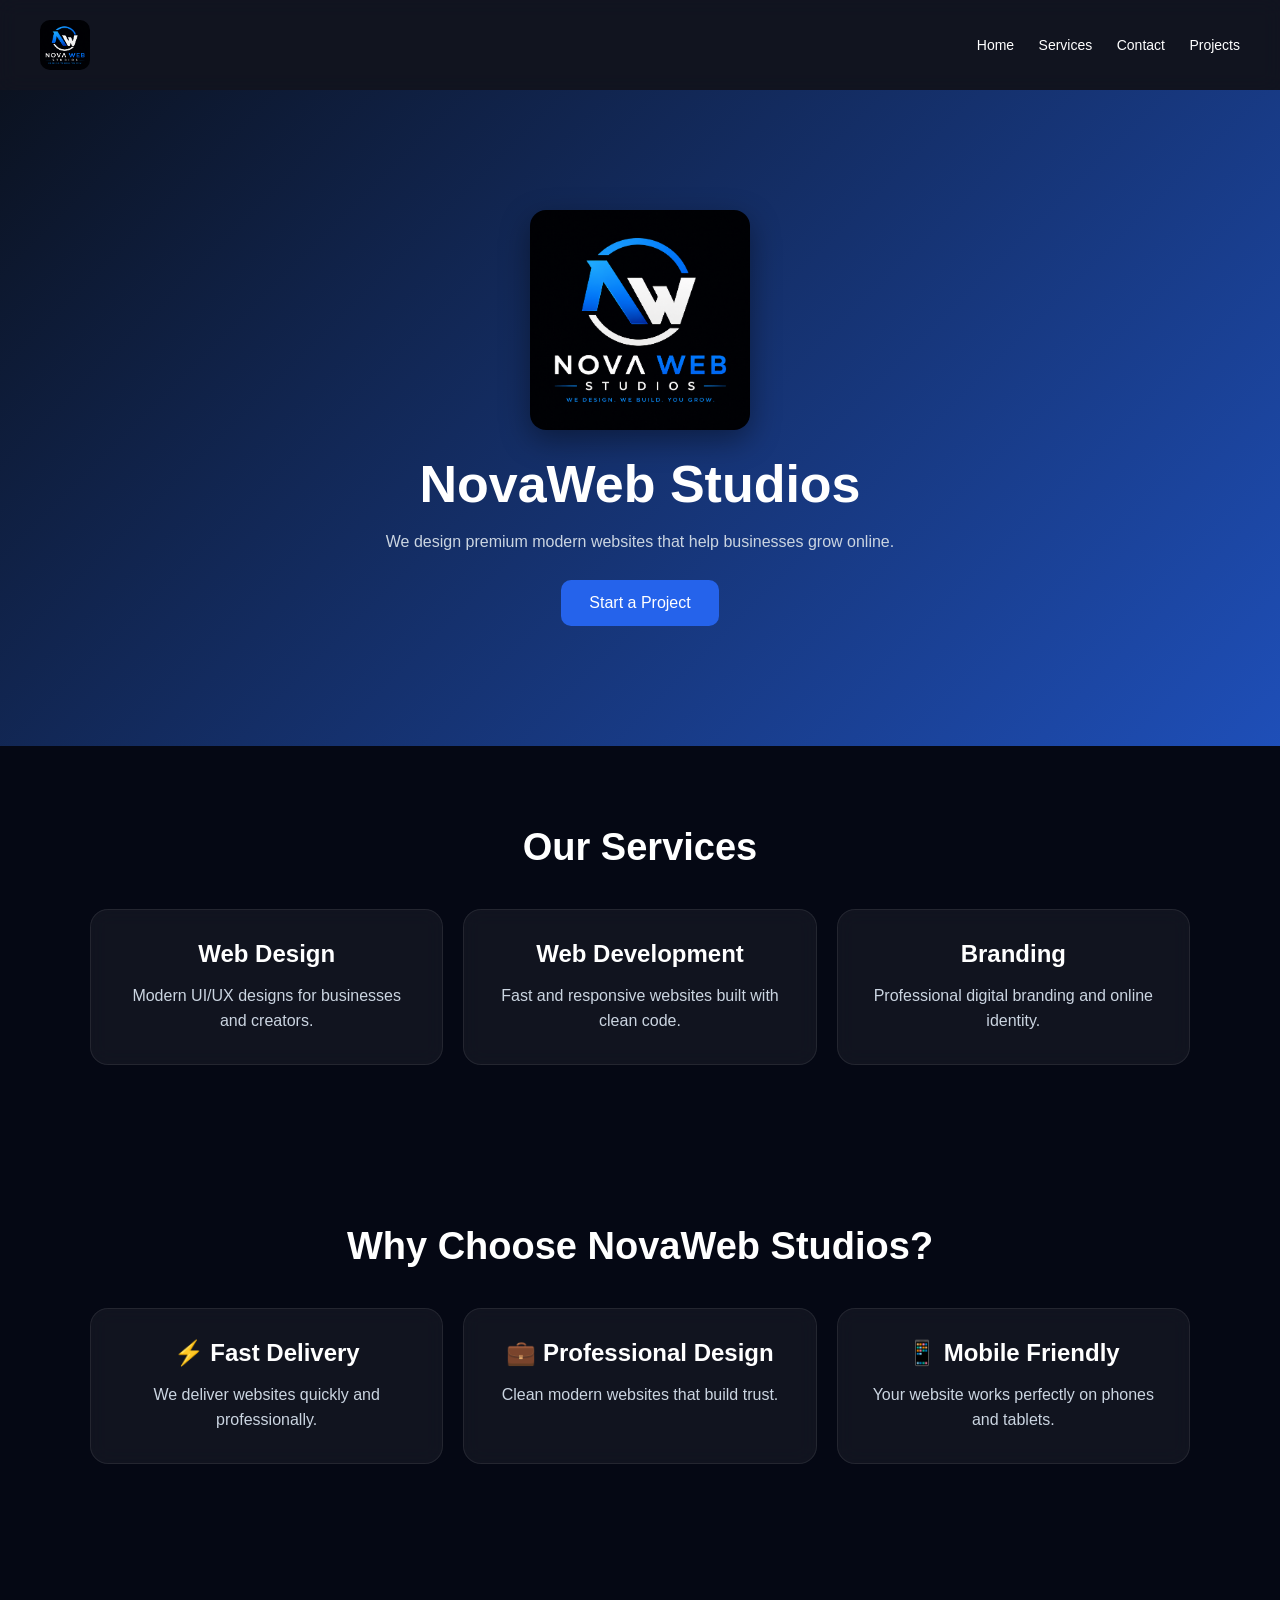
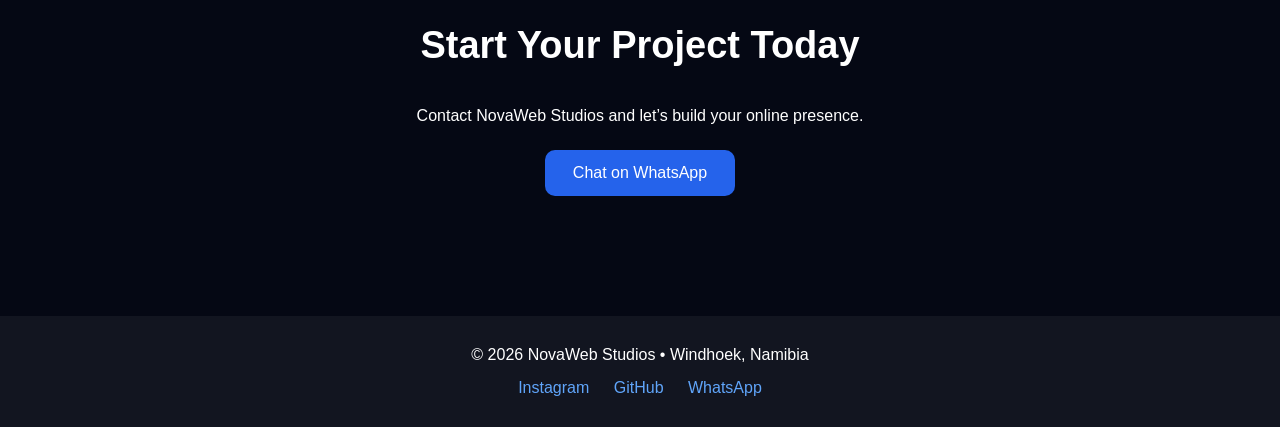
<file: index.html>
<!DOCTYPE html>
<html lang="en">
<head>
  <meta charset="UTF-8">
  <meta name="viewport" content="width=device-width, initial-scale=1.0">
  <title>NovaWeb Studios</title>

  <style>

    *{
      margin:0;
      padding:0;
      box-sizing:border-box;
      font-family:Arial,sans-serif;
    }

    body{
      background:#050814;
      color:white;
    }

    /* NAVBAR */
    nav{
      display:flex;
      justify-content:space-between;
      align-items:center;
      padding:20px 40px;
      background:rgba(255,255,255,0.05);
      position:sticky;
      top:0;
      z-index:1000;
      backdrop-filter:blur(10px);
    }

    nav img{
      width:50px;
      border-radius:10px;
    }

    nav a{
      color:white;
      text-decoration:none;
      margin-left:20px;
      font-size:14px;
    }

    nav a:hover{
      color:#3b82f6;
    }

    /* HERO */
    .hero{
      text-align:center;
      padding:120px 20px;
      background:linear-gradient(-45deg,#0b1220,#1d4ed8,#2563eb,#0b1220);
      background-size:400% 400%;
      animation:gradientBG 12s ease infinite;
    }

    @keyframes gradientBG{
      0%{
        background-position:0% 50%;
      }

      50%{
        background-position:100% 50%;
      }

      100%{
        background-position:0% 50%;
      }
    }

    /* LOGO */
    .hero img{
      width:220px;
      margin-bottom:20px;
      border-radius:16px;
      box-shadow:0 10px 30px rgba(0,0,0,0.4);
      animation:fadeIn 2s ease;
    }

    @keyframes fadeIn{
      from{
        opacity:0;
        transform:translateY(-20px);
      }

      to{
        opacity:1;
        transform:translateY(0);
      }
    }

    .hero h1{
      font-size:52px;
      margin-bottom:15px;
    }

    .hero p{
      max-width:700px;
      margin:auto;
      color:#cbd5e1;
      line-height:1.6;
    }

    /* BUTTON */
    .btn{
      display:inline-block;
      margin-top:25px;
      padding:14px 28px;
      background:#2563eb;
      color:white;
      text-decoration:none;
      border-radius:10px;
      transition:0.3s;
    }

    .btn:hover{
      background:#1d4ed8;
      transform:scale(1.05);
    }

    /* SECTIONS */
    section{
      padding:80px 20px;
      text-align:center;
    }

    h2{
      font-size:38px;
      margin-bottom:40px;
    }

    /* GRID */
    .grid{
      display:grid;
      grid-template-columns:repeat(auto-fit,minmax(250px,1fr));
      gap:20px;
      max-width:1100px;
      margin:auto;
    }

    /* CARDS */
    .card{
      background:rgba(255,255,255,0.05);
      border:1px solid rgba(255,255,255,0.08);
      padding:30px;
      border-radius:18px;
      transition:0.4s;
      backdrop-filter:blur(10px);
    }

    .card:hover{
      transform:translateY(-10px);
      border-color:#3b82f6;
    }

    .card h3{
      margin-bottom:15px;
      font-size:24px;
    }

    .card p{
      color:#cbd5e1;
      line-height:1.6;
    }

    /* CONTACT */
    .contact{
      max-width:700px;
      margin:auto;
    }

    /* FOOTER */
    footer{
      text-align:center;
      padding:30px;
      background:rgba(255,255,255,0.05);
      margin-top:40px;
    }

    .socials{
      margin-top:15px;
    }

    .socials a{
      color:#60a5fa;
      margin:0 10px;
      text-decoration:none;
    }

    .socials a:hover{
      color:white;
    }

  </style>
</head>

<body>

  <!-- NAVBAR -->
  <nav>

    <img src="logo.png" alt="NovaWeb Studios Logo">

    <div>
      <a href="#">Home</a>
      <a href="#services">Services</a>
      <a href="#contact">Contact</a>
      <a href="projects.html">Projects</a>
    </div>

  </nav>

  <!-- HERO -->
  <div class="hero">

    <img src="logo.png" alt="NovaWeb Studios Logo">

    <h1>NovaWeb Studios</h1>

    <p>
      We design premium modern websites that help businesses grow online.
    </p>

    <a href="#contact" class="btn">
      Start a Project
    </a>

  </div>

  <!-- SERVICES -->
  <section id="services">

    <h2>Our Services</h2>

    <div class="grid">

      <div class="card">
        <h3>Web Design</h3>
        <p>
          Modern UI/UX designs for businesses and creators.
        </p>
      </div>

      <div class="card">
        <h3>Web Development</h3>
        <p>
          Fast and responsive websites built with clean code.
        </p>
      </div>

      <div class="card">
        <h3>Branding</h3>
        <p>
          Professional digital branding and online identity.
        </p>
      </div>

    </div>

  </section>

  <!-- WHY CHOOSE US -->
  <section>

    <h2>Why Choose NovaWeb Studios?</h2>

    <div class="grid">

      <div class="card">
        <h3>⚡ Fast Delivery</h3>
        <p>
          We deliver websites quickly and professionally.
        </p>
      </div>

      <div class="card">
        <h3>💼 Professional Design</h3>
        <p>
          Clean modern websites that build trust.
        </p>
      </div>

      <div class="card">
        <h3>📱 Mobile Friendly</h3>
        <p>
          Your website works perfectly on phones and tablets.
        </p>
      </div>

    </div>

  </section>

  <!-- CONTACT -->
  <section id="contact">

    <h2>Start Your Project Today</h2>

    <div class="contact">

      <p>
        Contact NovaWeb Studios and let’s build your online presence.
      </p>

      <a href="https://wa.me/2640836778920" class="btn">
        Chat on WhatsApp
      </a>

    </div>

  </section>

  <!-- FOOTER -->
  <footer>

    <p>
      © 2026 NovaWeb Studios • Windhoek, Namibia
    </p>

    <div class="socials">

      <a href="#">Instagram</a>
      <a href="#">GitHub</a>
      <a href="#">WhatsApp</a>

    </div>

  </footer>

</body>
        </html>
</file>
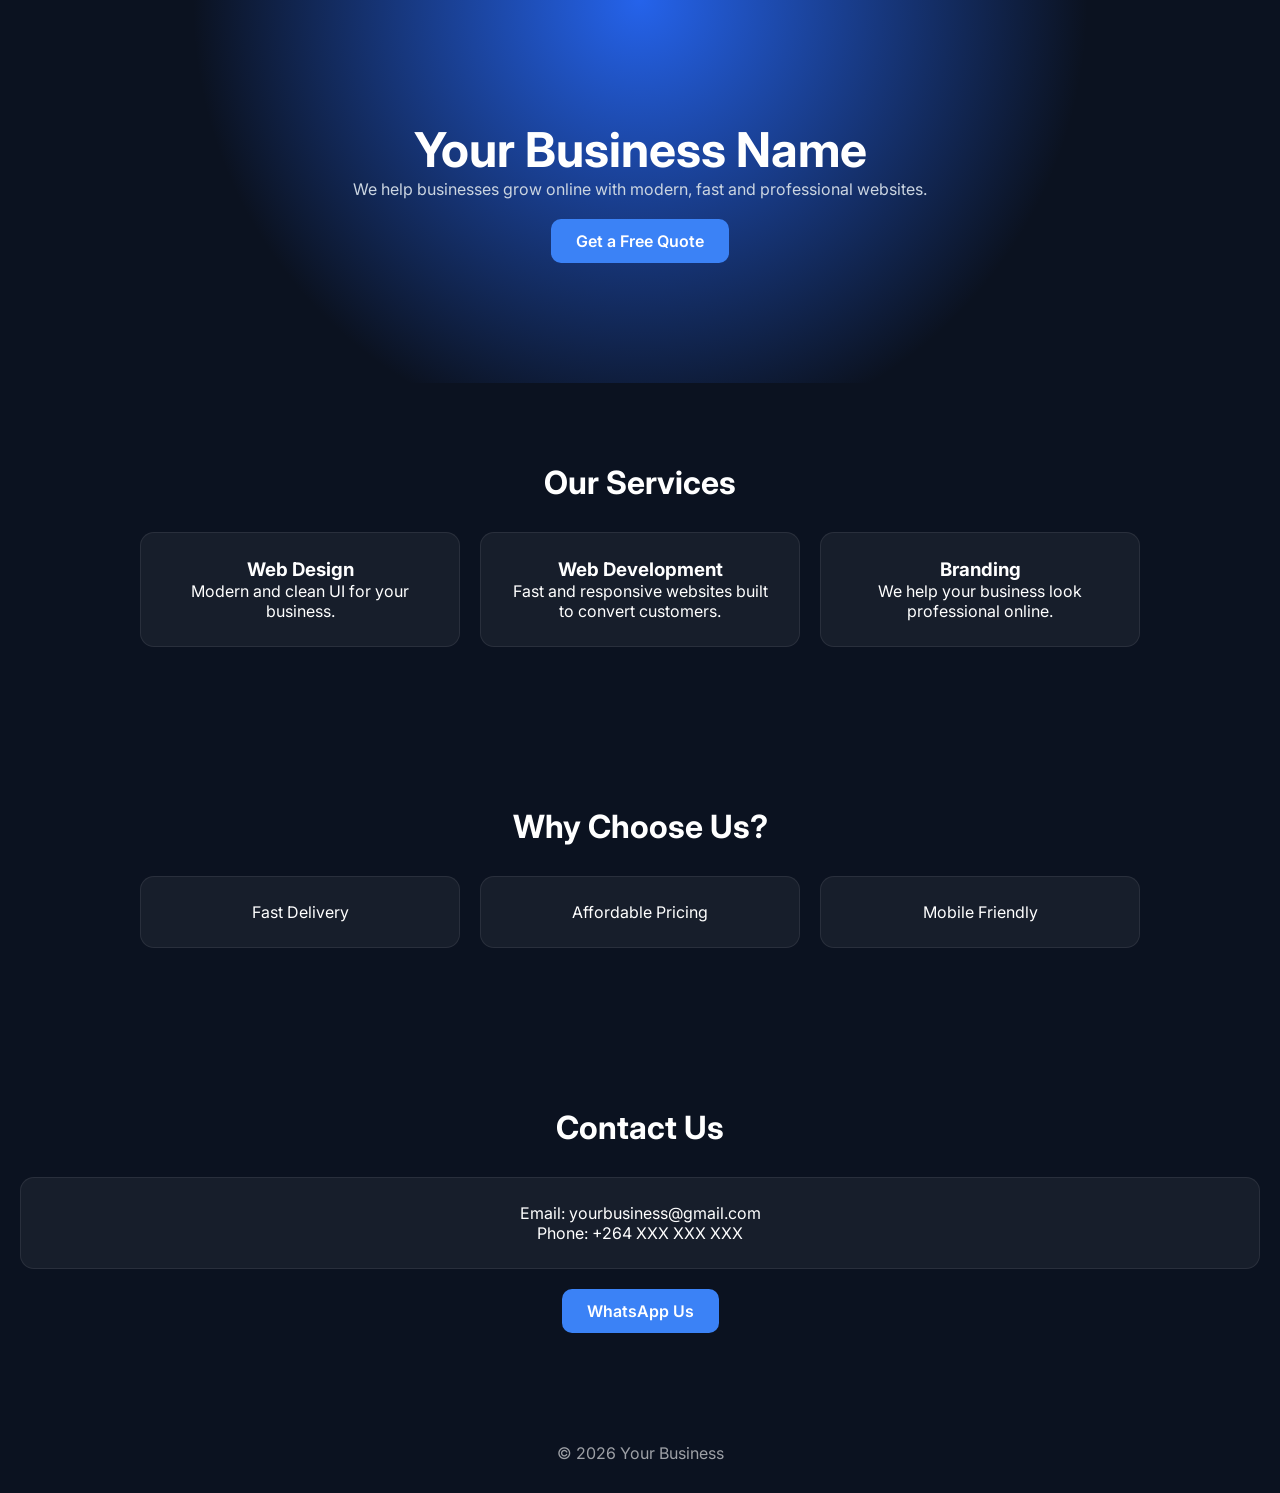
<file: business-template.html>
<!DOCTYPE html>
<html lang="en">
<head>
  <meta charset="UTF-8">
  <meta name="viewport" content="width=device-width, initial-scale=1.0">
  <title>Business Website Template</title>

  <link href="https://fonts.googleapis.com/css2?family=Inter:wght@300;400;600;700&display=swap" rel="stylesheet">

  <style>
    * {
      margin: 0;
      padding: 0;
      box-sizing: border-box;
      font-family: 'Inter', sans-serif;
    }

    body {
      background: #0b1220;
      color: white;
    }

    /* HERO */
    .hero {
      text-align: center;
      padding: 120px 20px;
      background: radial-gradient(circle at top, #2563eb, transparent 60%);
    }

    .hero h1 {
      font-size: 48px;
    }

    .hero p {
      margin-top: 15px;
      color: #cbd5e1;
      max-width: 600px;
      margin: auto;
    }

    .btn {
      display: inline-block;
      margin-top: 20px;
      padding: 12px 25px;
      background: #3b82f6;
      color: white;
      text-decoration: none;
      border-radius: 10px;
      font-weight: 600;
    }

    /* SECTIONS */
    section {
      padding: 80px 20px;
      text-align: center;
    }

    h2 {
      margin-bottom: 30px;
      font-size: 32px;
    }

    .grid {
      display: grid;
      grid-template-columns: repeat(auto-fit, minmax(250px, 1fr));
      gap: 20px;
      max-width: 1000px;
      margin: auto;
    }

    .card {
      background: rgba(255,255,255,0.05);
      padding: 25px;
      border-radius: 14px;
      border: 1px solid rgba(255,255,255,0.08);
    }

    footer {
      text-align: center;
      padding: 30px;
      opacity: 0.6;
    }
  </style>
</head>

<body>

<!-- HERO -->
<div class="hero">
  <h1>Your Business Name</h1>
  <p>We help businesses grow online with modern, fast and professional websites.</p>
  <a class="btn" href="#contact">Get a Free Quote</a>
</div>

<!-- SERVICES -->
<section>
  <h2>Our Services</h2>

  <div class="grid">
    <div class="card">
      <h3>Web Design</h3>
      <p>Modern and clean UI for your business.</p>
    </div>

    <div class="card">
      <h3>Web Development</h3>
      <p>Fast and responsive websites built to convert customers.</p>
    </div>

    <div class="card">
      <h3>Branding</h3>
      <p>We help your business look professional online.</p>
    </div>
  </div>
</section>

<!-- WHY US -->
<section>
  <h2>Why Choose Us?</h2>

  <div class="grid">
    <div class="card">Fast Delivery</div>
    <div class="card">Affordable Pricing</div>
    <div class="card">Mobile Friendly</div>
  </div>
</section>

<!-- CONTACT -->
<section id="contact">
  <h2>Contact Us</h2>

  <div class="card">
    <p>Email: yourbusiness@gmail.com</p>
    <p>Phone: +264 XXX XXX XXX</p>
  </div>

  <a class="btn" href="https://wa.me/264XXXXXXXXX">WhatsApp Us</a>
</section>

<footer>
  © 2026 Your Business
</footer>

</body>
</html>
</file>
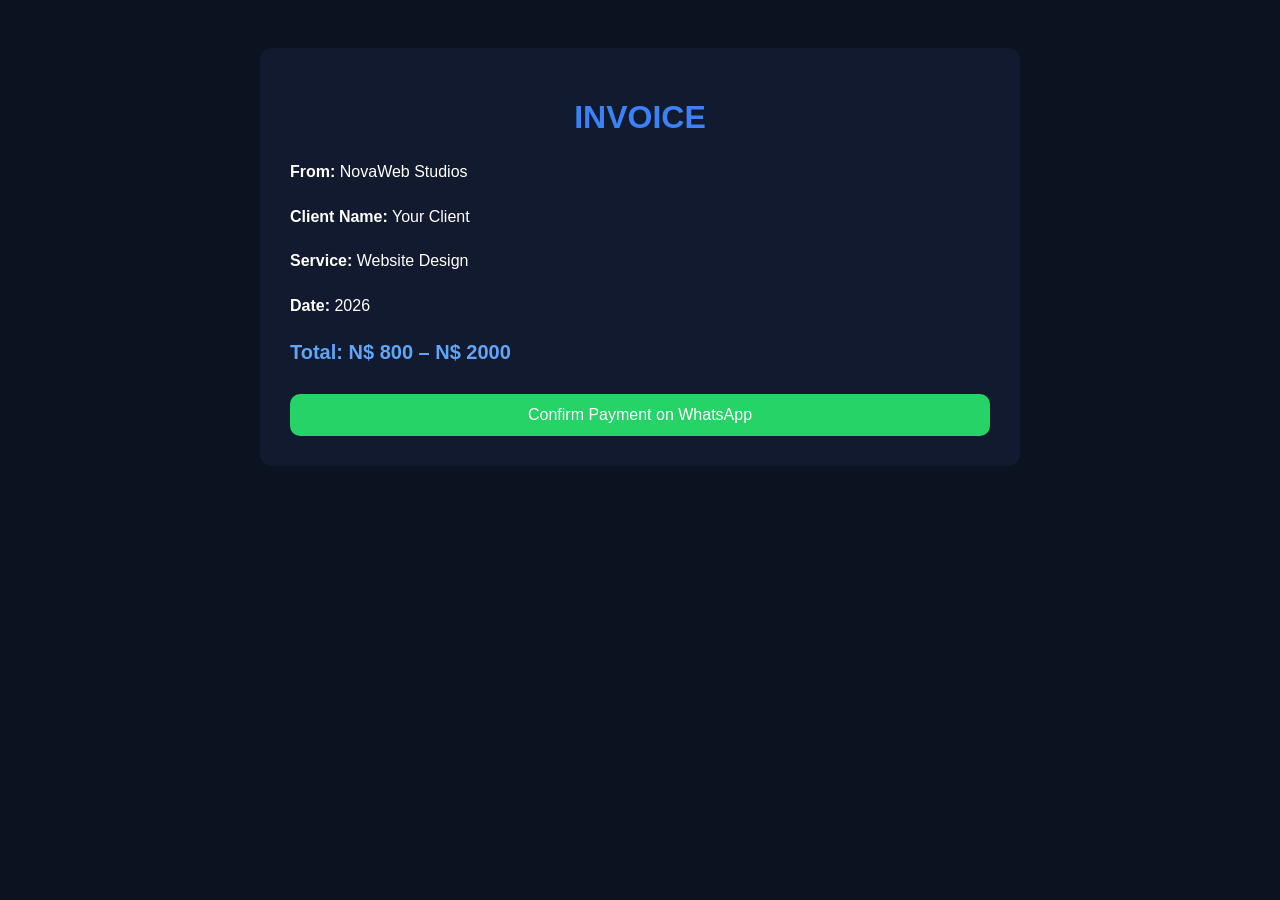
<file: invoice.html>
<!DOCTYPE html>
<html>
<head>
  <meta charset="UTF-8">
  <title>Invoice - NovaWeb Studios</title>
  <style>
    body {
      font-family: Arial;
      background: #0b1220;
      color: white;
      padding: 40px;
    }

    .invoice-box {
      max-width: 700px;
      margin: auto;
      background: #111a2e;
      padding: 30px;
      border-radius: 12px;
    }

    h1 {
      text-align: center;
      color: #3b82f6;
    }

    .info {
      margin-top: 20px;
      line-height: 1.8;
    }

    .total {
      margin-top: 20px;
      font-size: 20px;
      font-weight: bold;
      color: #60a5fa;
    }

    .btn {
      display: block;
      margin-top: 30px;
      text-align: center;
      padding: 12px;
      background: #25D366;
      color: white;
      text-decoration: none;
      border-radius: 10px;
    }
  </style>
</head>

<body>

<div class="invoice-box">

  <h1>INVOICE</h1>

  <div class="info">
    <p><b>From:</b> NovaWeb Studios</p>
    <p><b>Client Name:</b> Your Client</p>
    <p><b>Service:</b> Website Design</p>
    <p><b>Date:</b> 2026</p>
  </div>

  <div class="total">
    Total: N$ 800 – N$ 2000
  </div>

  <a class="btn" href="https://wa.me/2640816506736">
    Confirm Payment on WhatsApp
  </a>

</div>

</body>
</html>
</file>
